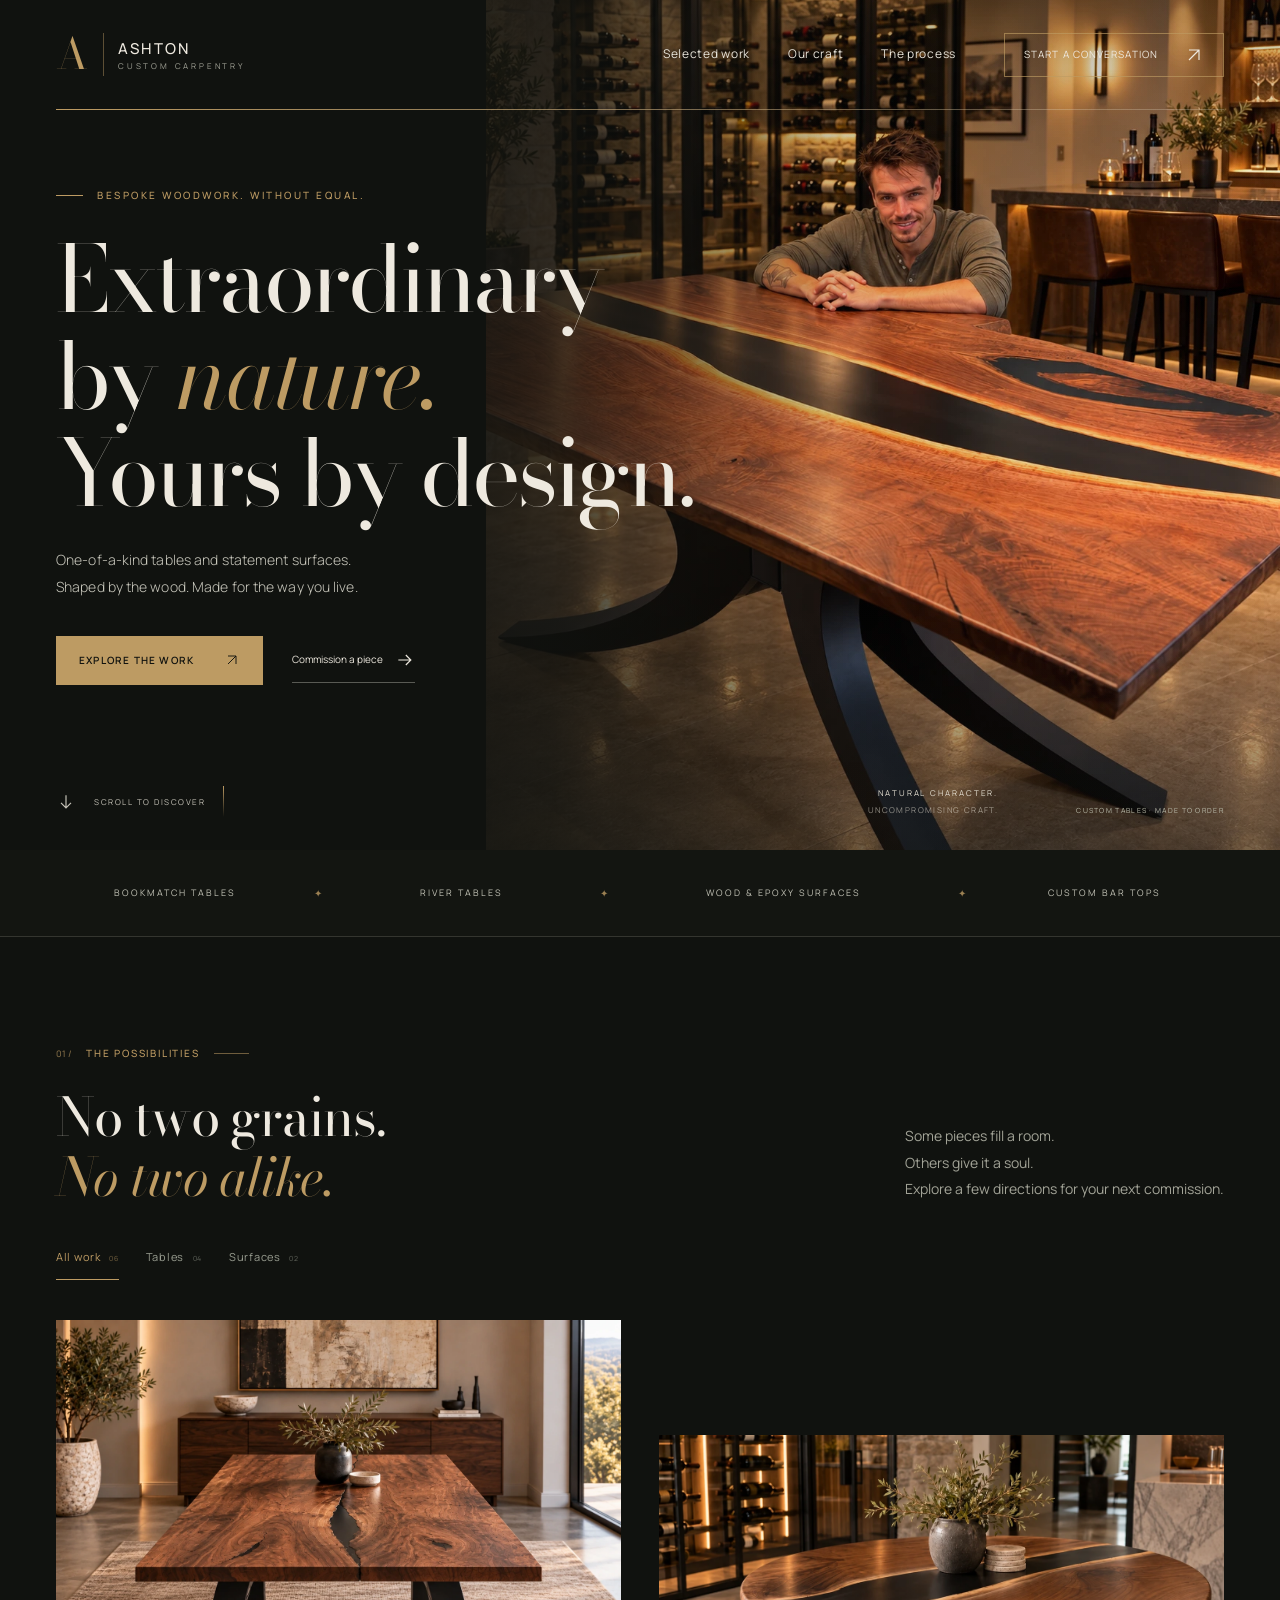
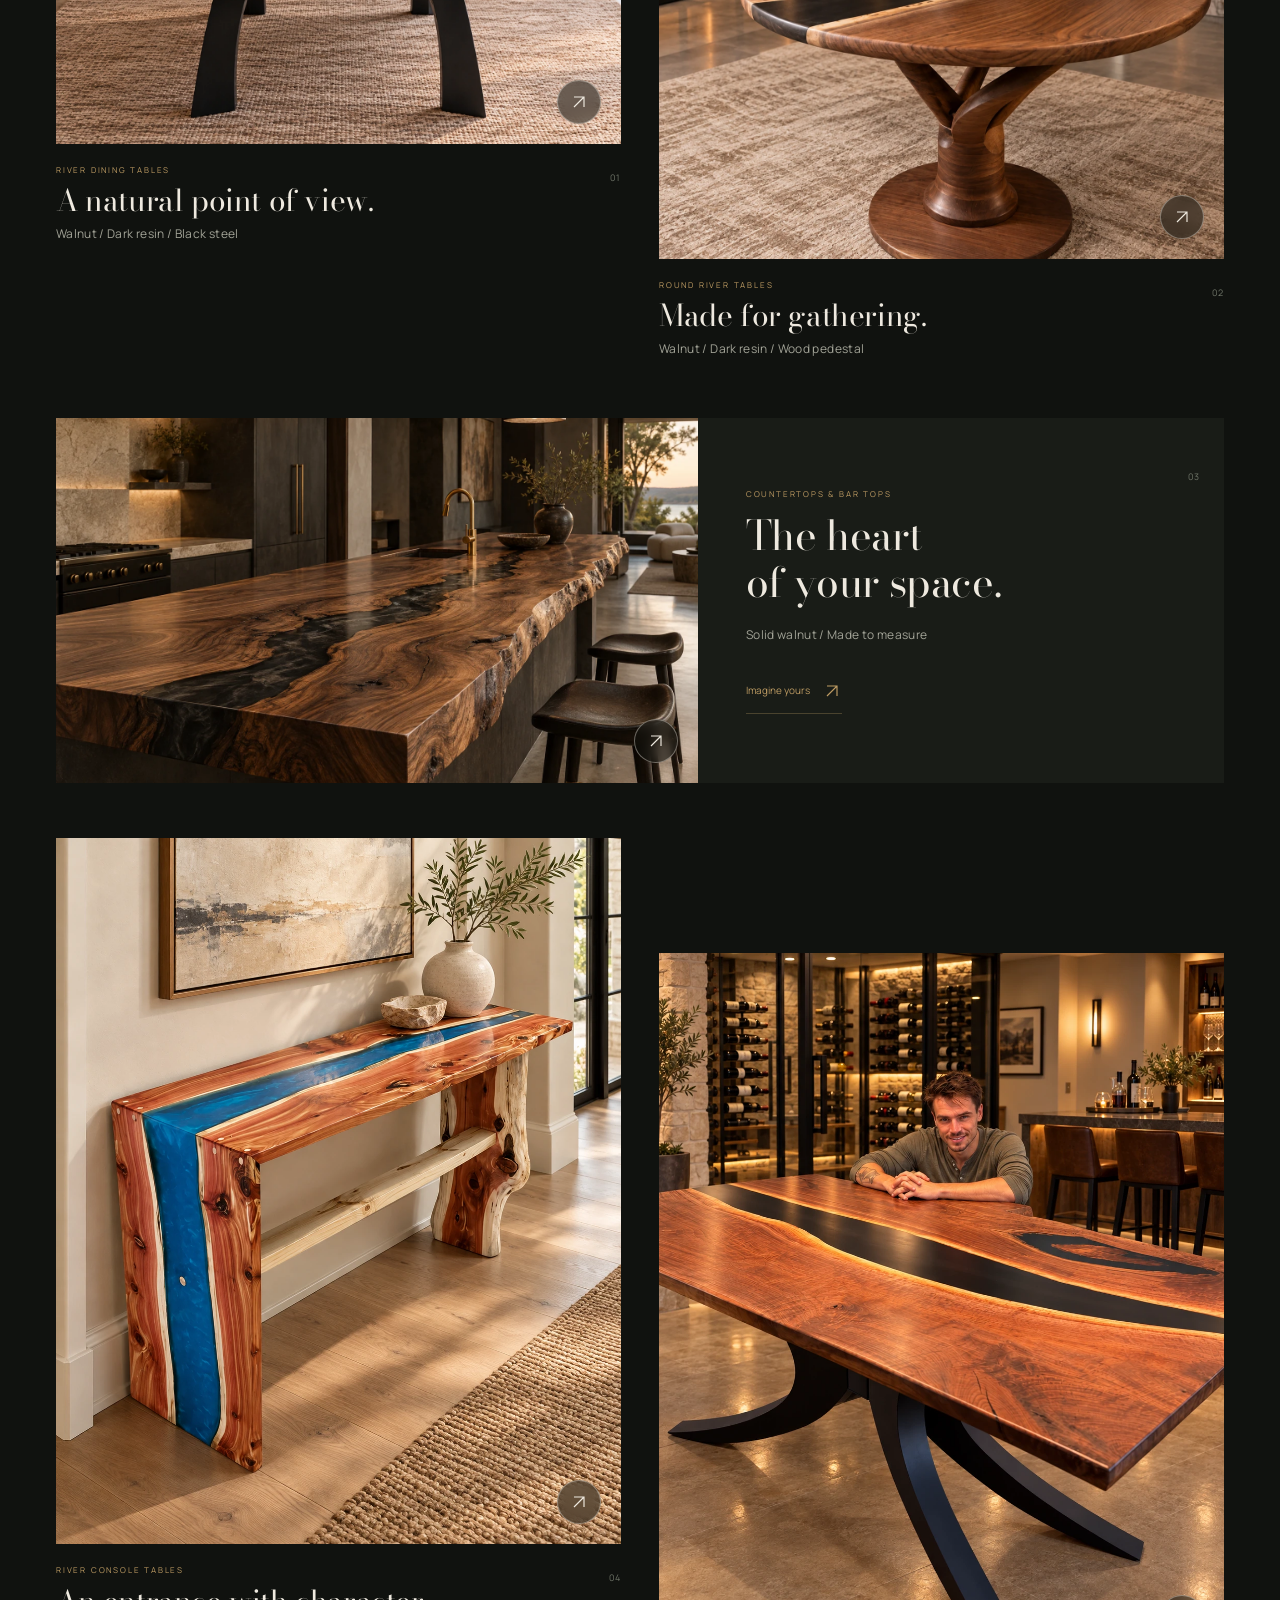
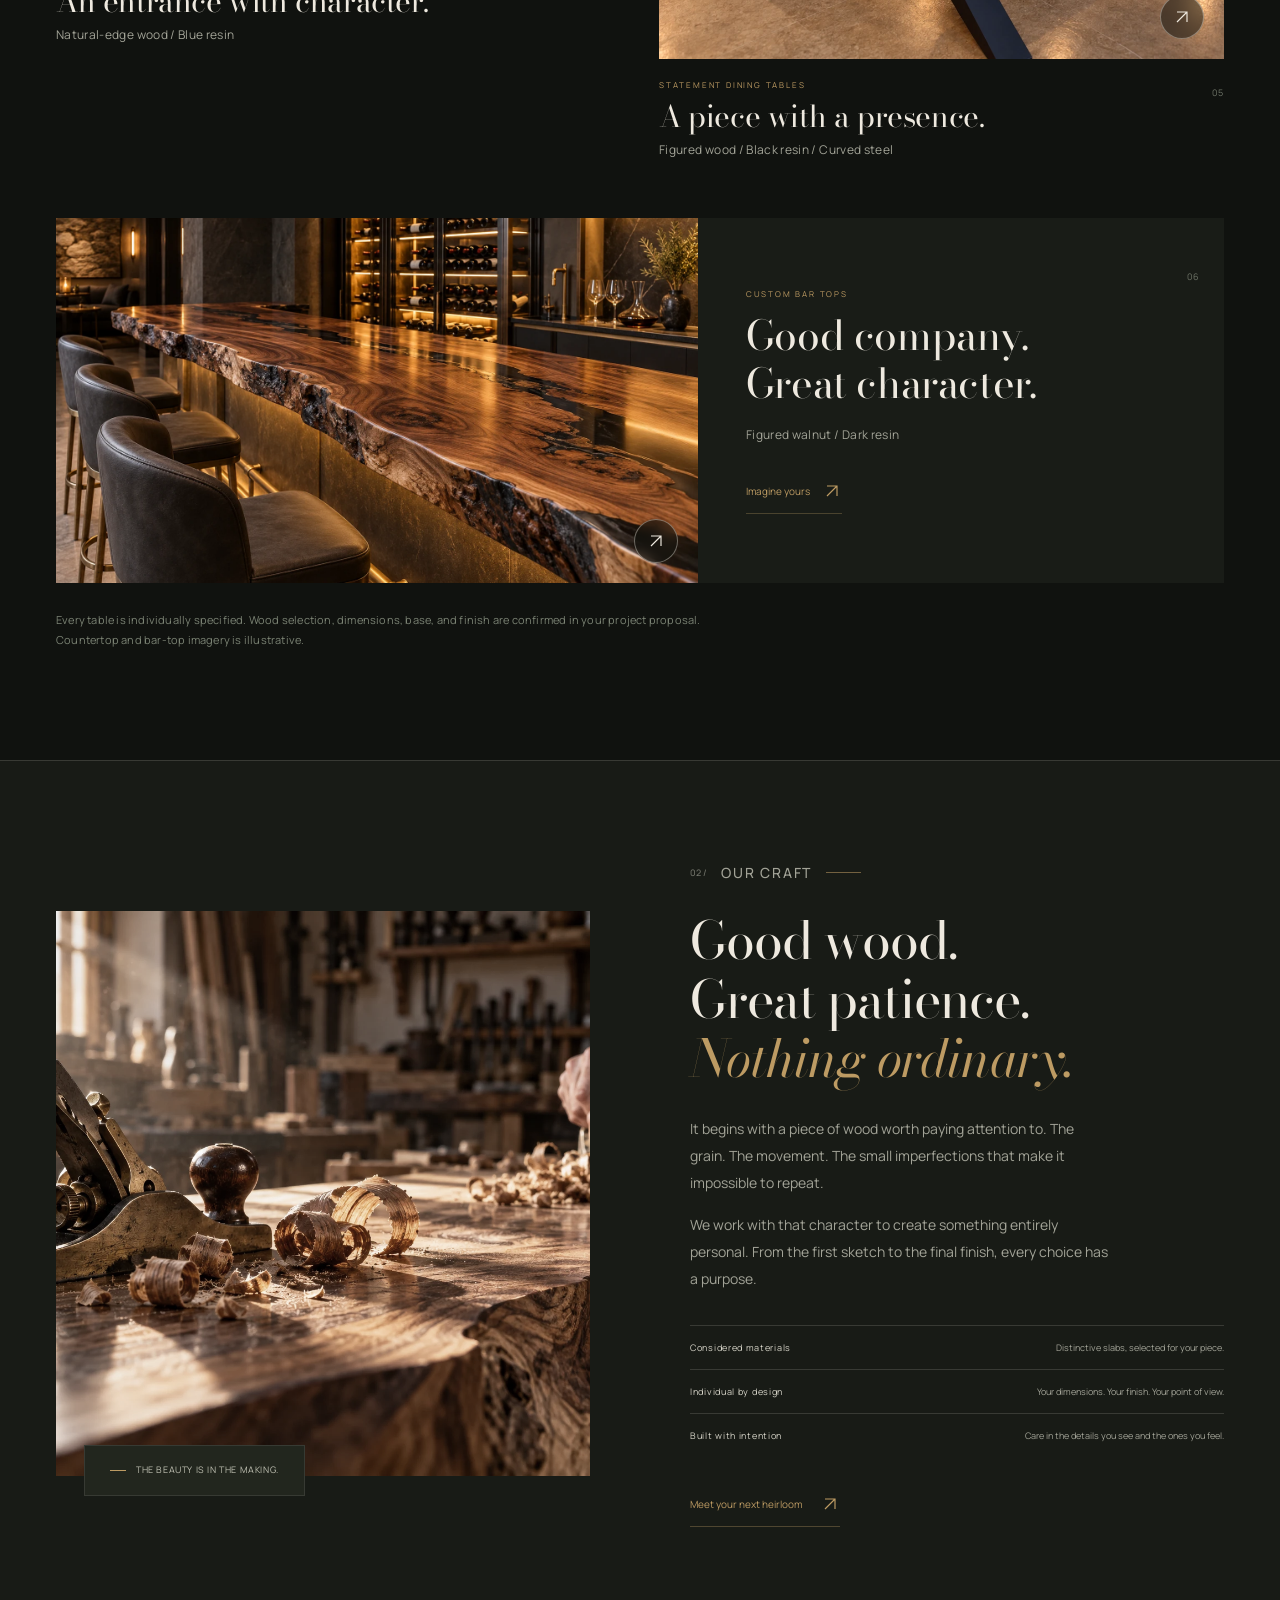
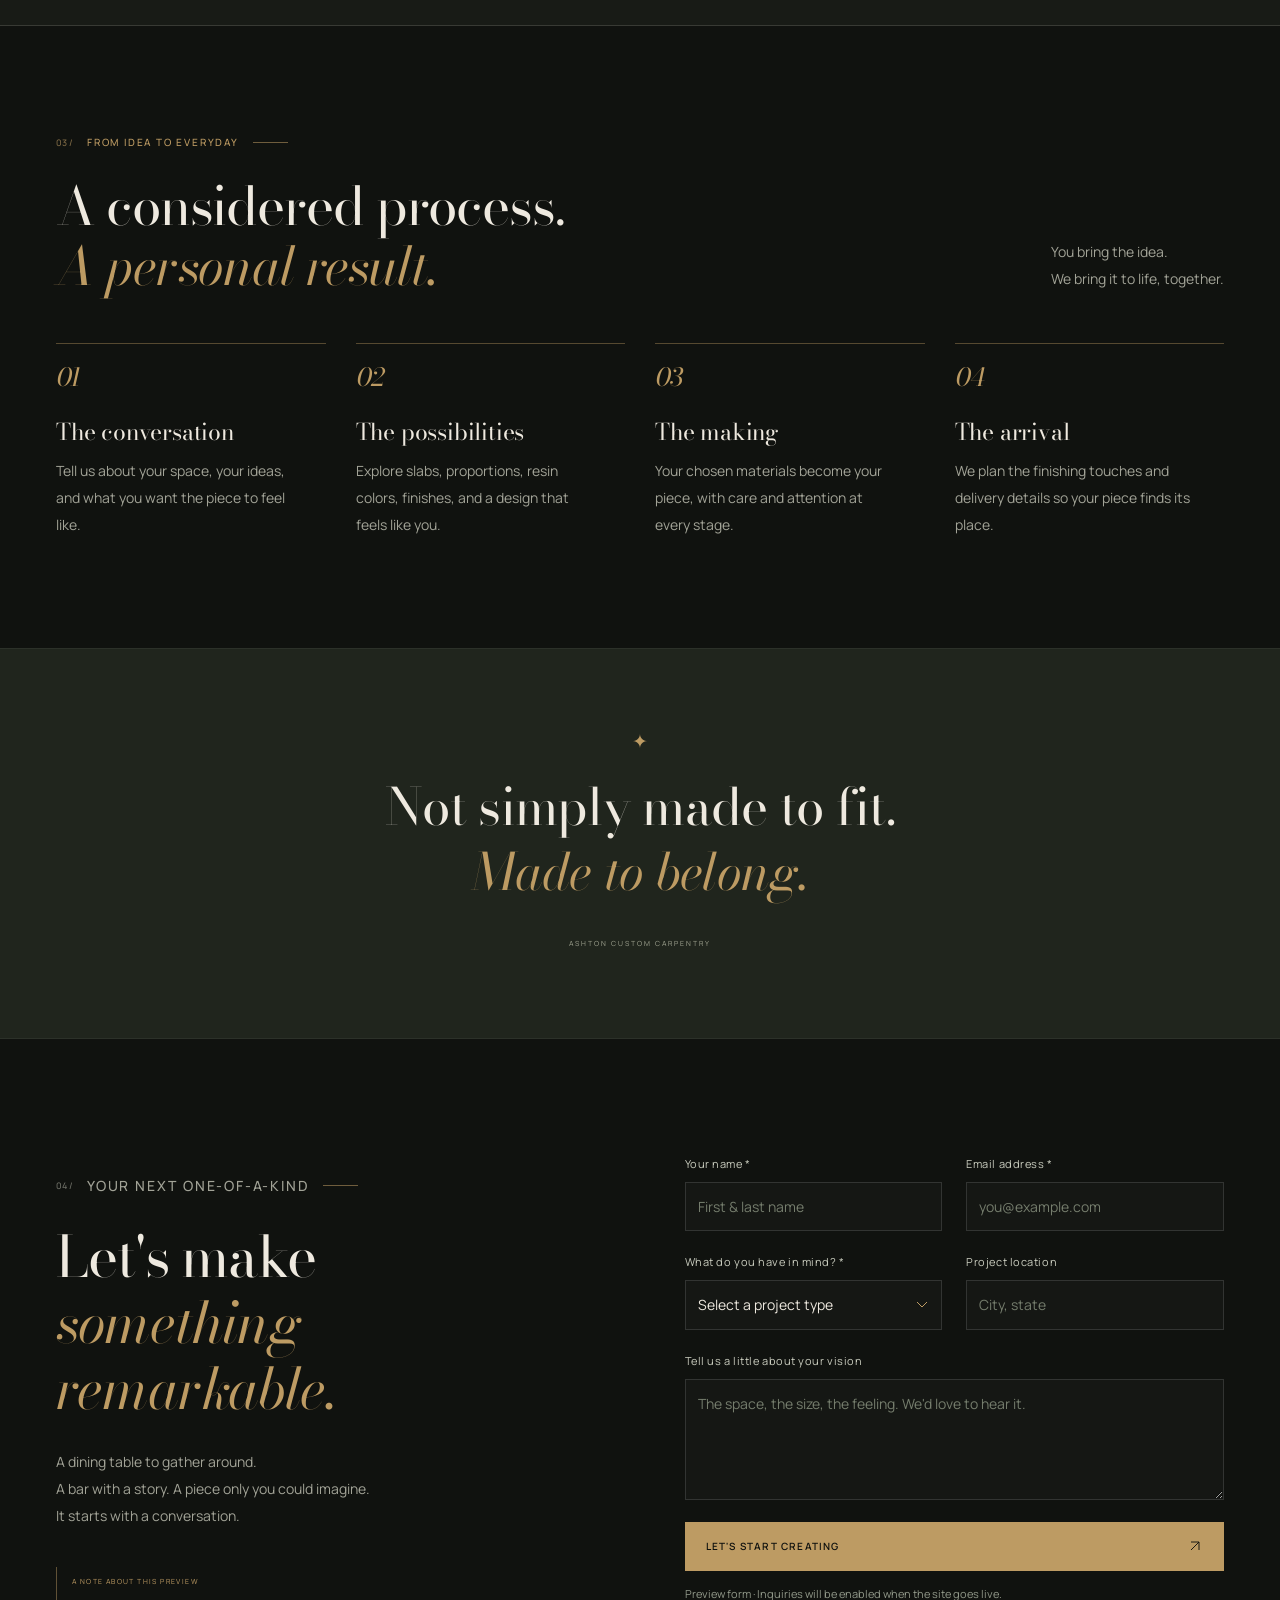
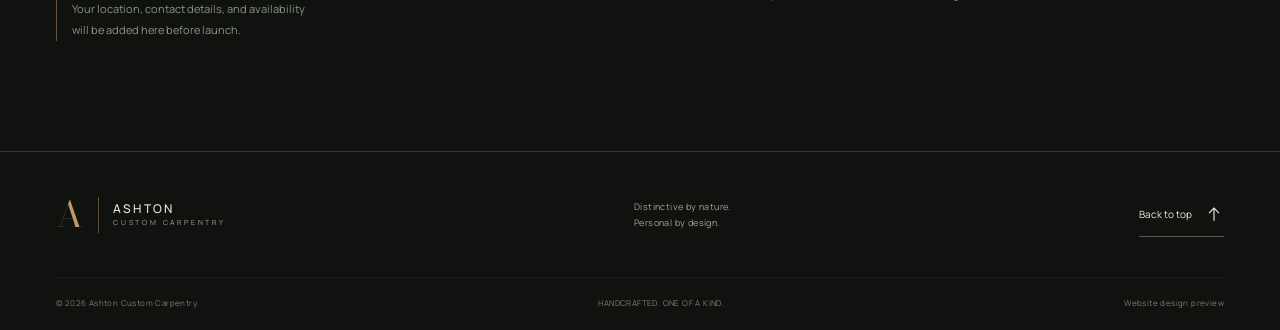
<file: index.html>
<!doctype html>
<html lang="en">
<head>
  <meta charset="utf-8">
  <meta name="viewport" content="width=device-width, initial-scale=1">
  <meta name="theme-color" content="#10120f">
  <meta name="description" content="Ashton Custom Carpentry creates one-of-a-kind tables, wood and epoxy countertops, and custom bar tops. Explore a design concept for a bespoke woodworking studio.">
  <title>Ashton Custom Carpentry — Extraordinary by Nature</title>
  <link rel="icon" href="assets/favicon.svg" type="image/svg+xml">
  <link rel="preload" href="assets/fonts/display.ttf" as="font" type="font/ttf" crossorigin>
  <link rel="preload" href="assets/fonts/body.ttf" as="font" type="font/ttf" crossorigin>
  <link rel="preload" href="assets/images/signature-river-table.webp" as="image">
  <link rel="stylesheet" href="css/styles.css">
  <script src="js/main.js" defer></script>
</head>
<body>
  <a class="skip-link" href="#main">Skip to content</a>
  <div id="scroll-progress" aria-hidden="true"></div>
  <header class="site-header" id="site-header">
    <div class="header-inner">
      <a class="brand" href="#top" aria-label="Ashton Custom Carpentry home">
        <span class="brand-mark" aria-hidden="true">A<span></span></span>
        <span class="brand-words">ASHTON<small>CUSTOM CARPENTRY</small></span>
      </a>
      <nav class="desktop-nav" aria-label="Main navigation">
        <a href="#work">Selected work</a><a href="#craft">Our craft</a><a href="#process">The process</a>
      </nav>
      <a class="nav-cta" href="#commission">Start a conversation <svg class="icon" viewBox="0 0 24 24" aria-hidden="true"><path d="M6 18 18 6M6 6h12v12" fill="none" stroke="currentColor" stroke-width="1.4"/></svg></a>
      <button class="menu-toggle" id="menu-toggle" type="button" aria-label="Toggle navigation" aria-expanded="false" aria-controls="mobile-menu"><span></span><span></span></button>
    </div>
    <nav class="mobile-menu" id="mobile-menu" aria-label="Mobile navigation" aria-hidden="true" inert>
      <a href="#work">Selected work</a><a href="#craft">Our craft</a><a href="#process">The process</a><a href="#commission">Start a conversation</a>
    </nav>
  </header>
  <main id="main">
    <section class="hero" id="top" aria-labelledby="hero-heading">
      <img class="hero-image" id="hero-image" src="assets/images/signature-river-table.webp" width="1086" height="1448" alt="A person behind a richly figured wood and black-resin river table in a warmly lit wine room" fetchpriority="high">
      <div class="hero-shade" aria-hidden="true"></div>
      <div class="hero-inner">
        <p class="eyebrow hero-intro"><span></span> BESPOKE WOODWORK. WITHOUT EQUAL.</p>
        <h1 class="hero-title" id="hero-heading">Extraordinary<br>by <em>nature.</em><br>Yours by design.</h1>
        <p class="hero-description">One-of-a-kind tables and statement surfaces.<br>Shaped by the wood. Made for the way you live.</p>
        <div class="hero-actions"><a class="button button-gold" href="#work">Explore the work <svg class="icon" viewBox="0 0 24 24" aria-hidden="true"><path d="M6 18 18 6M6 6h12v12" fill="none" stroke="currentColor" stroke-width="1.4"/></svg></a><a class="button-text" href="#commission">Commission a piece <svg class="icon" viewBox="0 0 24 24" aria-hidden="true"><path d="M4 12h15m-6-6 6 6-6 6" fill="none" stroke="currentColor" stroke-width="1.4"/></svg></a></div>
      </div>
      <div class="hero-footer"><a class="scroll-cue" href="#work"><svg class="icon" viewBox="0 0 24 24" aria-hidden="true"><path d="M12 4v15m-6-6 6 6 6-6" fill="none" stroke="currentColor" stroke-width="1.4"/></svg> SCROLL TO DISCOVER</a><p class="hero-caption">NATURAL CHARACTER.<br><span>UNCOMPROMISING CRAFT.</span></p><span class="concept-tag">CUSTOM TABLES · MADE TO ORDER</span></div>
    </section>
    <div class="specialties" aria-label="Our specialties"><span>Bookmatch tables</span><i aria-hidden="true">✦</i><span>River tables</span><i aria-hidden="true">✦</i><span>Wood &amp; epoxy surfaces</span><i aria-hidden="true">✦</i><span>Custom bar tops</span></div>

    <section class="section-wrap work-section" id="work" aria-labelledby="work-heading">
      <p class="section-kicker reveal"><span>01 /</span> THE POSSIBILITIES</p>
      <div class="section-heading work-heading reveal"><h2 class="section-title" id="work-heading">No two grains.<br><em>No two alike.</em></h2><p class="section-copy">Some pieces fill a room.<br>Others give it a soul.<br><span>Explore a few directions for your next commission.</span></p></div>
      <div class="filters reveal" role="group" aria-label="Filter tables and surfaces"><button class="filter is-active" type="button" data-filter="all" aria-pressed="true">All work <span>06</span></button><button class="filter" type="button" data-filter="tables" aria-pressed="false">Tables <span>04</span></button><button class="filter" type="button" data-filter="surfaces" aria-pressed="false">Surfaces <span>02</span></button></div>
      <div class="project-grid">
        <article class="project-card project-card--featured project-card--landscape reveal" data-category="tables" data-title="Walnut River Dining Table" data-material="Walnut · Dark resin · Black steel legs" data-kicker="TABLE DESIGN" data-description="Rich walnut grain follows a dark resin channel through a clean rectangular tabletop. Black steel legs keep the silhouette open. Wood selection, dimensions, base, and finish are confirmed with your commission." data-image="assets/images/walnut-river-dining.webp">
          <div class="project-image-wrap"><img class="project-image" src="assets/images/walnut-river-dining.webp" width="1448" height="1086" alt="Rectangular walnut river dining table with a narrow dark resin channel and black steel legs" loading="lazy"><button class="project-open" type="button" data-project aria-label="View Walnut River Dining Table"><svg class="icon" viewBox="0 0 24 24" aria-hidden="true"><path d="M6 18 18 6M6 6h12v12" fill="none" stroke="currentColor" stroke-width="1.4"/></svg></button></div>
          <div class="project-info"><div><p class="project-type">RIVER DINING TABLES</p><h3 class="project-title">A natural point of view.</h3><p class="project-material">Walnut / Dark resin / Black steel</p></div><span class="project-number">01</span></div>
        </article>
        <article class="project-card project-card--landscape reveal" data-category="tables" data-title="Round Walnut River Table" data-material="Walnut · Dark resin · Sculptural wood pedestal" data-kicker="TABLE DESIGN" data-description="A dark river runs through a round walnut top, supported by a sculptural wood pedestal. An intimate gathering place with a distinctive profile. Dimensions, materials, and finish are confirmed in your project proposal." data-image="assets/images/round-walnut-river.webp">
          <div class="project-image-wrap"><img class="project-image" src="assets/images/round-walnut-river.webp" width="1357" height="1159" alt="Round walnut and black-resin river table with a sculptural branching wood pedestal" loading="lazy"><button class="project-open" type="button" data-project aria-label="View Round Walnut River Table"><svg class="icon" viewBox="0 0 24 24" aria-hidden="true"><path d="M6 18 18 6M6 6h12v12" fill="none" stroke="currentColor" stroke-width="1.4"/></svg></button></div>
          <div class="project-info"><div><p class="project-type">ROUND RIVER TABLES</p><h3 class="project-title">Made for gathering.</h3><p class="project-material">Walnut / Dark resin / Wood pedestal</p></div><span class="project-number">02</span></div>
        </article>
        <article class="project-card project-card--wide reveal" data-category="surfaces" data-title="The Architectural Collection" data-material="Solid walnut · Epoxy details · Made to measure" data-kicker="DESIGN STUDY / CONCEPT IMAGERY" data-description="A warm, singular surface for the spaces you return to every day. Explore custom countertops, kitchen islands, and bar tops shaped to your exact dimensions and material preferences. This is illustrative concept imagery, not a photograph of a completed commission." data-image="assets/images/countertop.webp">
          <div class="project-image-wrap"><img class="project-image" src="assets/images/countertop.webp" width="1536" height="1024" alt="Custom walnut and smoked epoxy island countertop in a warm modern interior" loading="lazy"><button class="project-open" type="button" data-project aria-label="View The Architectural Collection"><svg class="icon" viewBox="0 0 24 24" aria-hidden="true"><path d="M6 18 18 6M6 6h12v12" fill="none" stroke="currentColor" stroke-width="1.4"/></svg></button></div>
          <div class="project-info"><div><p class="project-type">COUNTERTOPS &amp; BAR TOPS</p><h3 class="project-title">The heart<br>of your space.</h3><p class="project-material">Solid walnut / Made to measure</p><a class="button-text" href="#commission">Imagine yours <svg class="icon" viewBox="0 0 24 24" aria-hidden="true"><path d="M6 18 18 6M6 6h12v12" fill="none" stroke="currentColor" stroke-width="1.4"/></svg></a></div><span class="project-number">03</span></div>
        </article>
        <article class="project-card project-card--featured project-card--portrait reveal" data-category="tables" data-title="Blue River Console" data-material="Natural-edge wood · Blue resin · Waterfall profile" data-kicker="TABLE DESIGN" data-description="A vivid blue resin river follows the console top and continues down its waterfall end. Natural edges and an open profile create a distinctive piece for an entryway or living space. Dimensions, wood selection, and finish are confirmed with your commission." data-image="assets/images/blue-river-console.webp">
          <div class="project-image-wrap"><img class="project-image" src="assets/images/blue-river-console.webp" width="1122" height="1402" alt="Rustic blue-resin river console with a waterfall end and natural-edge wood support" loading="lazy"><button class="project-open" type="button" data-project aria-label="View Blue River Console"><svg class="icon" viewBox="0 0 24 24" aria-hidden="true"><path d="M6 18 18 6M6 6h12v12" fill="none" stroke="currentColor" stroke-width="1.4"/></svg></button></div>
          <div class="project-info"><div><p class="project-type">RIVER CONSOLE TABLES</p><h3 class="project-title">An entrance with character.</h3><p class="project-material">Natural-edge wood / Blue resin</p></div><span class="project-number">04</span></div>
        </article>
        <article class="project-card project-card--portrait reveal" data-category="tables" data-title="Signature River Table" data-material="Figured wood · Black resin · Curved steel base" data-kicker="TABLE DESIGN" data-description="Expressive wood grain, a broad black resin river, and a curved steel base give this table its character. Every commission starts with a conversation about your space, dimensions, materials, and finish." data-image="assets/images/signature-river-table.webp">
          <div class="project-image-wrap"><img class="project-image" src="assets/images/signature-river-table.webp" width="1086" height="1448" alt="A person behind a large figured wood river table with a black resin channel and curved black steel base" loading="lazy"><button class="project-open" type="button" data-project aria-label="View Signature River Table"><svg class="icon" viewBox="0 0 24 24" aria-hidden="true"><path d="M6 18 18 6M6 6h12v12" fill="none" stroke="currentColor" stroke-width="1.4"/></svg></button></div>
          <div class="project-info"><div><p class="project-type">STATEMENT DINING TABLES</p><h3 class="project-title">A piece with a presence.</h3><p class="project-material">Figured wood / Black resin / Curved steel</p></div><span class="project-number">05</span></div>
        </article>
        <article class="project-card project-card--wide reveal" data-category="surfaces" data-title="The Private Bar Study" data-material="Figured walnut · Dark resin · Custom dimensions" data-kicker="DESIGN STUDY / CONCEPT IMAGERY" data-description="A striking natural surface for an intimate lounge or a statement home bar. Explore live-edge profiles, resin accents, and lengths tailored to the room. This is illustrative concept imagery, not a photograph of a completed commission." data-image="assets/images/walnut-bar.webp">
          <div class="project-image-wrap"><img class="project-image" src="assets/images/walnut-bar.webp" width="1536" height="1024" alt="Custom walnut and dark resin bar top with brass accents in an intimate wine lounge" loading="lazy"><button class="project-open" type="button" data-project aria-label="View The Private Bar Study"><svg class="icon" viewBox="0 0 24 24" aria-hidden="true"><path d="M6 18 18 6M6 6h12v12" fill="none" stroke="currentColor" stroke-width="1.4"/></svg></button></div>
          <div class="project-info"><div><p class="project-type">CUSTOM BAR TOPS</p><h3 class="project-title">Good company.<br>Great character.</h3><p class="project-material">Figured walnut / Dark resin</p><a class="button-text" href="#commission">Imagine yours <svg class="icon" viewBox="0 0 24 24" aria-hidden="true"><path d="M6 18 18 6M6 6h12v12" fill="none" stroke="currentColor" stroke-width="1.4"/></svg></a></div><span class="project-number">06</span></div>
        </article>
      </div>
      <p class="portfolio-note">Every table is individually specified. Wood selection, dimensions, base, and finish are confirmed in your project proposal. Countertop and bar-top imagery is illustrative.</p>
    </section>

    <section class="craft-section" id="craft" aria-labelledby="craft-heading"><div class="section-wrap craft-grid">
      <div class="craft-image-wrap reveal"><img class="craft-image" src="assets/images/workshop.webp" width="1536" height="1024" alt="A hand plane and curled wood shavings on a walnut workbench" loading="lazy"><span class="image-note">THE BEAUTY IS IN THE MAKING.</span></div>
      <div class="craft-copy reveal"><p class="section-kicker"><span>02 /</span> OUR CRAFT</p><h2 class="section-title" id="craft-heading">Good wood.<br>Great patience.<br><em>Nothing ordinary.</em></h2><p>It begins with a piece of wood worth paying attention to. The grain. The movement. The small imperfections that make it impossible to repeat.</p><p>We work with that character to create something entirely personal. From the first sketch to the final finish, every choice has a purpose.</p><dl class="craft-details"><div><dt>Considered materials</dt><dd>Distinctive slabs, selected for your piece.</dd></div><div><dt>Individual by design</dt><dd>Your dimensions. Your finish. Your point of view.</dd></div><div><dt>Built with intention</dt><dd>Care in the details you see and the ones you feel.</dd></div></dl><a class="button-text" href="#commission">Meet your next heirloom <svg class="icon" viewBox="0 0 24 24" aria-hidden="true"><path d="M6 18 18 6M6 6h12v12" fill="none" stroke="currentColor" stroke-width="1.4"/></svg></a></div>
    </div></section>

    <section class="section-wrap process-section" id="process" aria-labelledby="process-heading"><p class="section-kicker reveal"><span>03 /</span> FROM IDEA TO EVERYDAY</p><div class="section-heading reveal"><h2 class="section-title" id="process-heading">A considered process.<br><em>A personal result.</em></h2><p class="section-copy">You bring the idea.<br>We bring it to life, together.</p></div><div class="process-grid">
      <article class="process-step reveal"><span class="step-number">01</span><h3 class="step-title">The conversation</h3><p class="step-copy">Tell us about your space, your ideas, and what you want the piece to feel like.</p></article>
      <article class="process-step reveal"><span class="step-number">02</span><h3 class="step-title">The possibilities</h3><p class="step-copy">Explore slabs, proportions, resin colors, finishes, and a design that feels like you.</p></article>
      <article class="process-step reveal"><span class="step-number">03</span><h3 class="step-title">The making</h3><p class="step-copy">Your chosen materials become your piece, with care and attention at every stage.</p></article>
      <article class="process-step reveal"><span class="step-number">04</span><h3 class="step-title">The arrival</h3><p class="step-copy">We plan the finishing touches and delivery details so your piece finds its place.</p></article>
    </div></section>

    <section class="quote-band" aria-label="Our philosophy"><div class="quote-content reveal"><span class="quote-mark" aria-hidden="true">✦</span><p>Not simply made to fit.<br><em>Made to belong.</em></p><span class="quote-signature">ASHTON CUSTOM CARPENTRY</span></div></section>

    <section class="section-wrap commission-section" id="commission" aria-labelledby="commission-heading"><div class="commission-grid"><div class="commission-copy reveal"><p class="section-kicker"><span>04 /</span> YOUR NEXT ONE-OF-A-KIND</p><h2 class="section-title" id="commission-heading">Let's make<br><em>something<br>remarkable.</em></h2><p>A dining table to gather around.<br>A bar with a story. A piece only you could imagine.<br>It starts with a conversation.</p><div class="contact-placeholder"><span>A NOTE ABOUT THIS PREVIEW</span><p>Your location, contact details, and availability<br>will be added here before launch.</p></div></div>
      <form class="commission-form reveal" id="commission-form"><div class="form-row"><div class="field"><label for="name">Your name <span>*</span></label><input id="name" name="name" autocomplete="name" placeholder="First & last name" required></div><div class="field"><label for="email">Email address <span>*</span></label><input id="email" type="email" name="email" autocomplete="email" placeholder="you@example.com" required></div></div><div class="form-row"><div class="field"><label for="project">What do you have in mind? <span>*</span></label><select id="project" name="project" required><option value="">Select a project type</option><option>Bookmatch table</option><option>River table</option><option>Wood &amp; epoxy countertop</option><option>Custom bar top</option><option>Something entirely different</option></select></div><div class="field"><label for="location">Project location</label><input id="location" name="location" autocomplete="address-level2" placeholder="City, state"></div></div><div class="field"><label for="message">Tell us a little about your vision</label><textarea id="message" name="message" rows="4" placeholder="The space, the size, the feeling. We'd love to hear it."></textarea></div><button class="button button-gold" type="submit">Let's start creating <svg class="icon" viewBox="0 0 24 24" aria-hidden="true"><path d="M6 18 18 6M6 6h12v12" fill="none" stroke="currentColor" stroke-width="1.4"/></svg></button><p class="form-note">Preview form · Inquiries will be enabled when the site goes live.</p><p id="form-status" role="status" aria-live="polite" tabindex="-1"></p></form>
    </div></section>
  </main>
  <footer class="site-footer"><div class="section-wrap"><div class="footer-top"><a class="brand" href="#top" aria-label="Ashton Custom Carpentry home"><span class="brand-mark" aria-hidden="true">A<span></span></span><span class="brand-words">ASHTON<small>CUSTOM CARPENTRY</small></span></a><p>Distinctive by nature.<br>Personal by design.</p><a class="button-text" href="#top">Back to top <svg class="icon" viewBox="0 0 24 24" aria-hidden="true"><path d="M12 20V5m-6 6 6-6 6 6" fill="none" stroke="currentColor" stroke-width="1.4"/></svg></a></div><div class="footer-bottom"><p>© <span id="year">2026</span> Ashton Custom Carpentry.</p><span>HANDCRAFTED. ONE OF A KIND.</span><p>Website design preview</p></div></div></footer>
  <dialog id="project-dialog" aria-labelledby="dialog-title"><div class="dialog-content"><button class="dialog-close" type="button" data-close-dialog aria-label="Close project">×</button><img class="dialog-image" id="dialog-image" src="assets/images/signature-river-table.webp" alt=""><div class="dialog-copy"><p class="dialog-kicker">DESIGN STUDY / CONCEPT IMAGERY</p><h2 id="dialog-title"></h2><p id="dialog-material"></p><p id="dialog-description"></p><a class="button-text" href="#commission" data-close-dialog>Discuss a piece like this <svg class="icon" viewBox="0 0 24 24" aria-hidden="true"><path d="M6 18 18 6M6 6h12v12" fill="none" stroke="currentColor" stroke-width="1.4"/></svg></a></div></div></dialog>
</body>
</html>
</file>
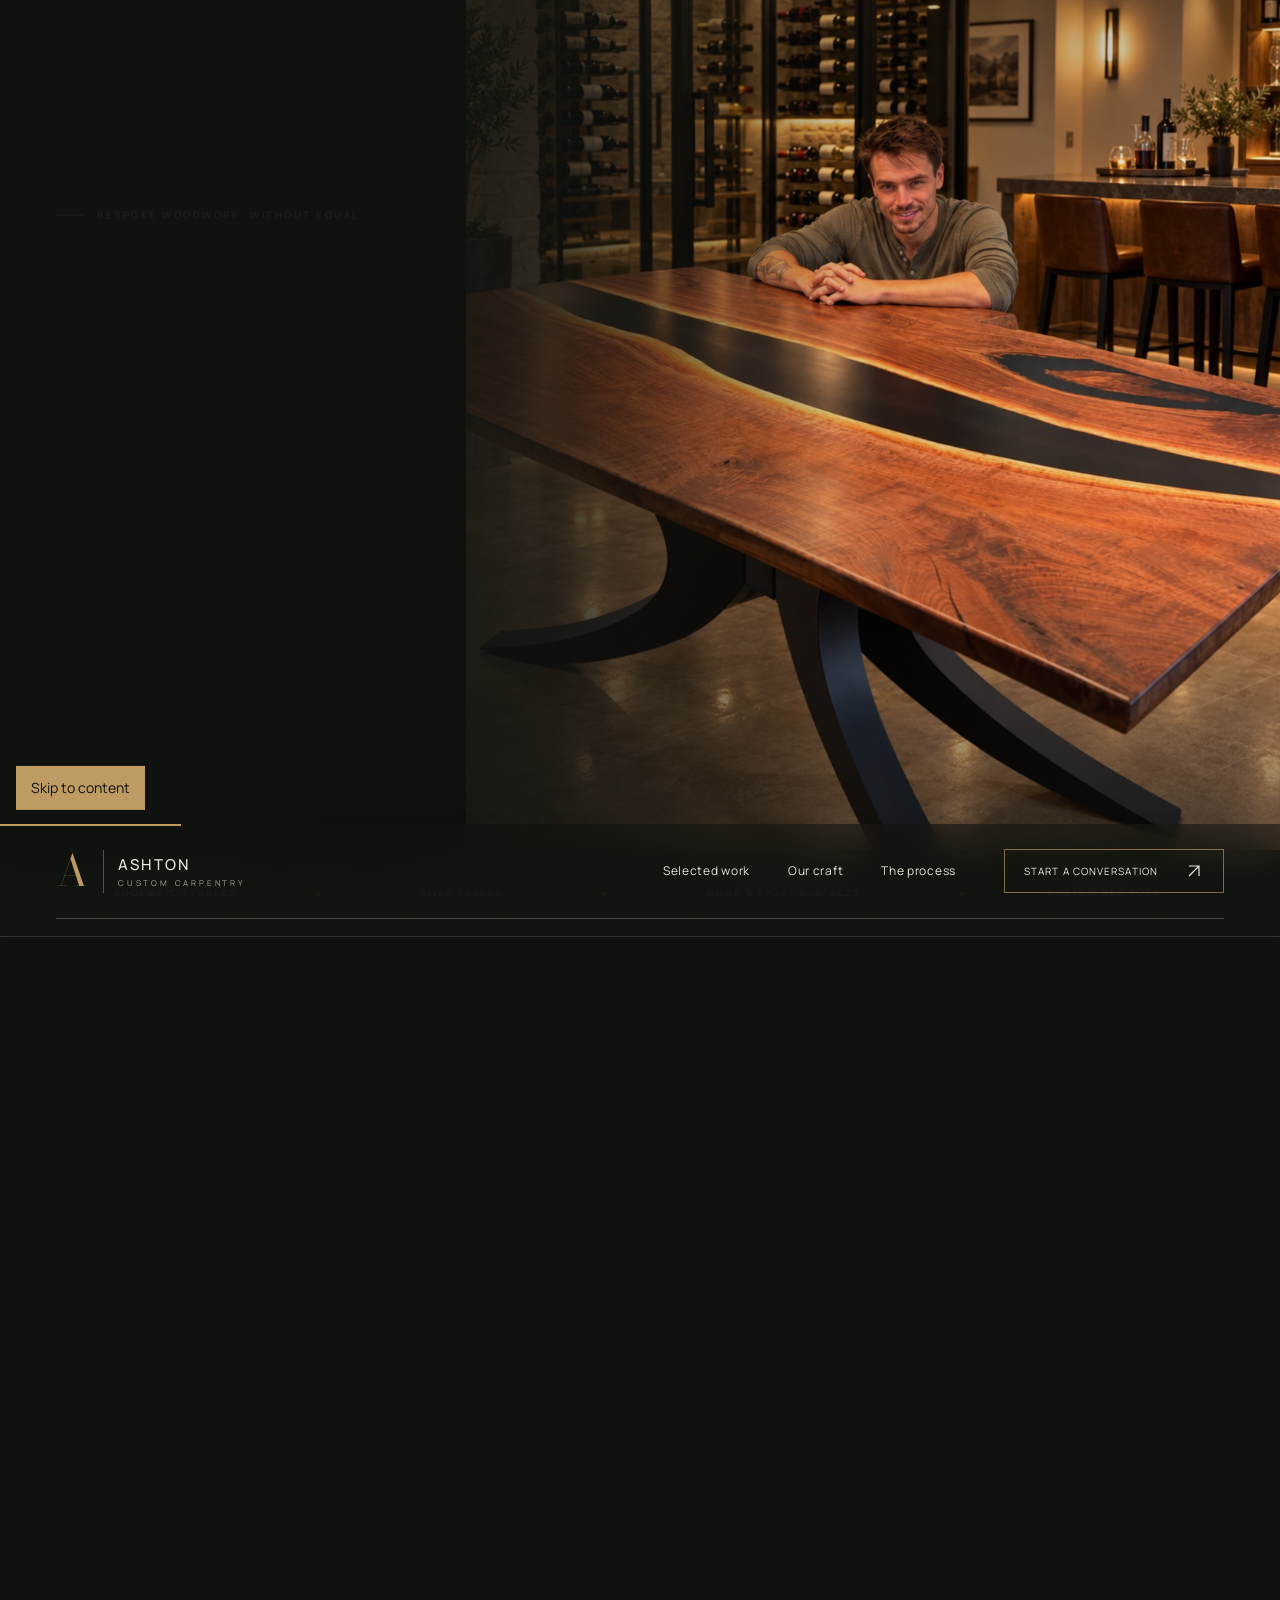
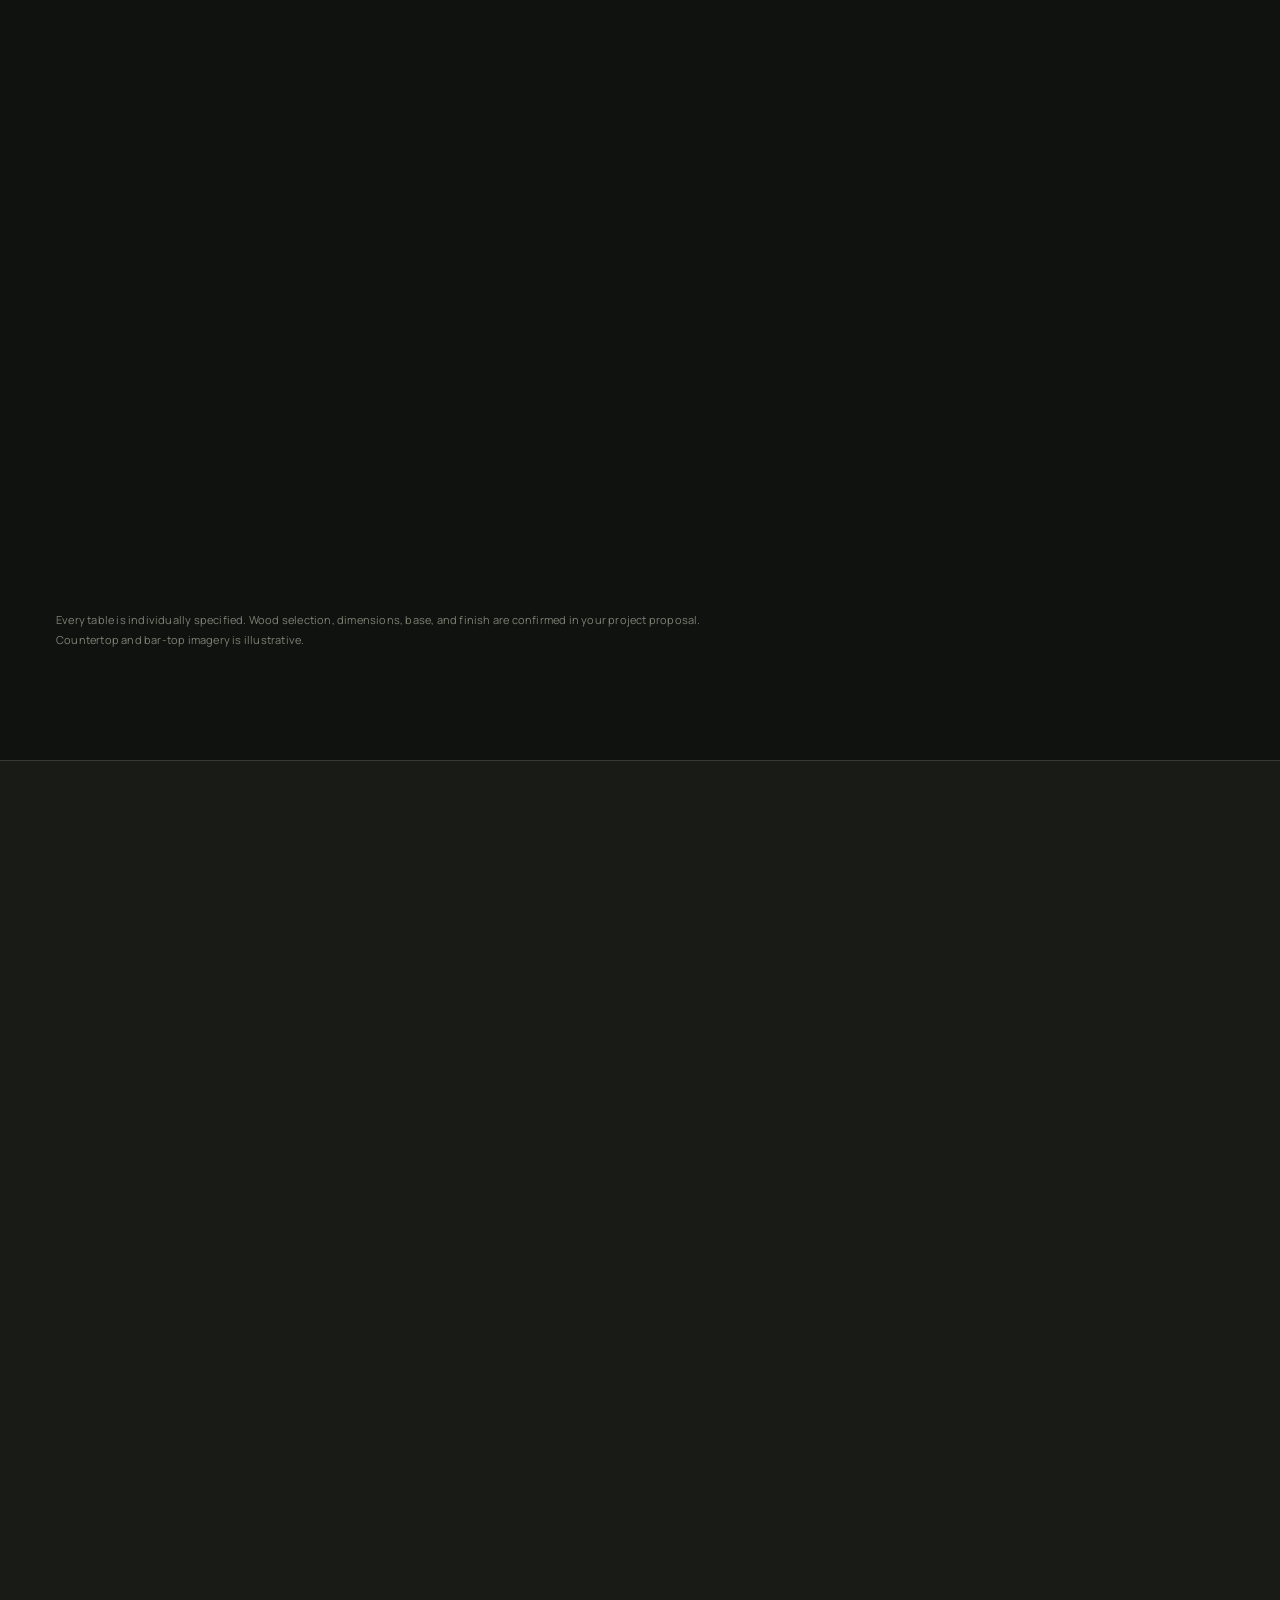
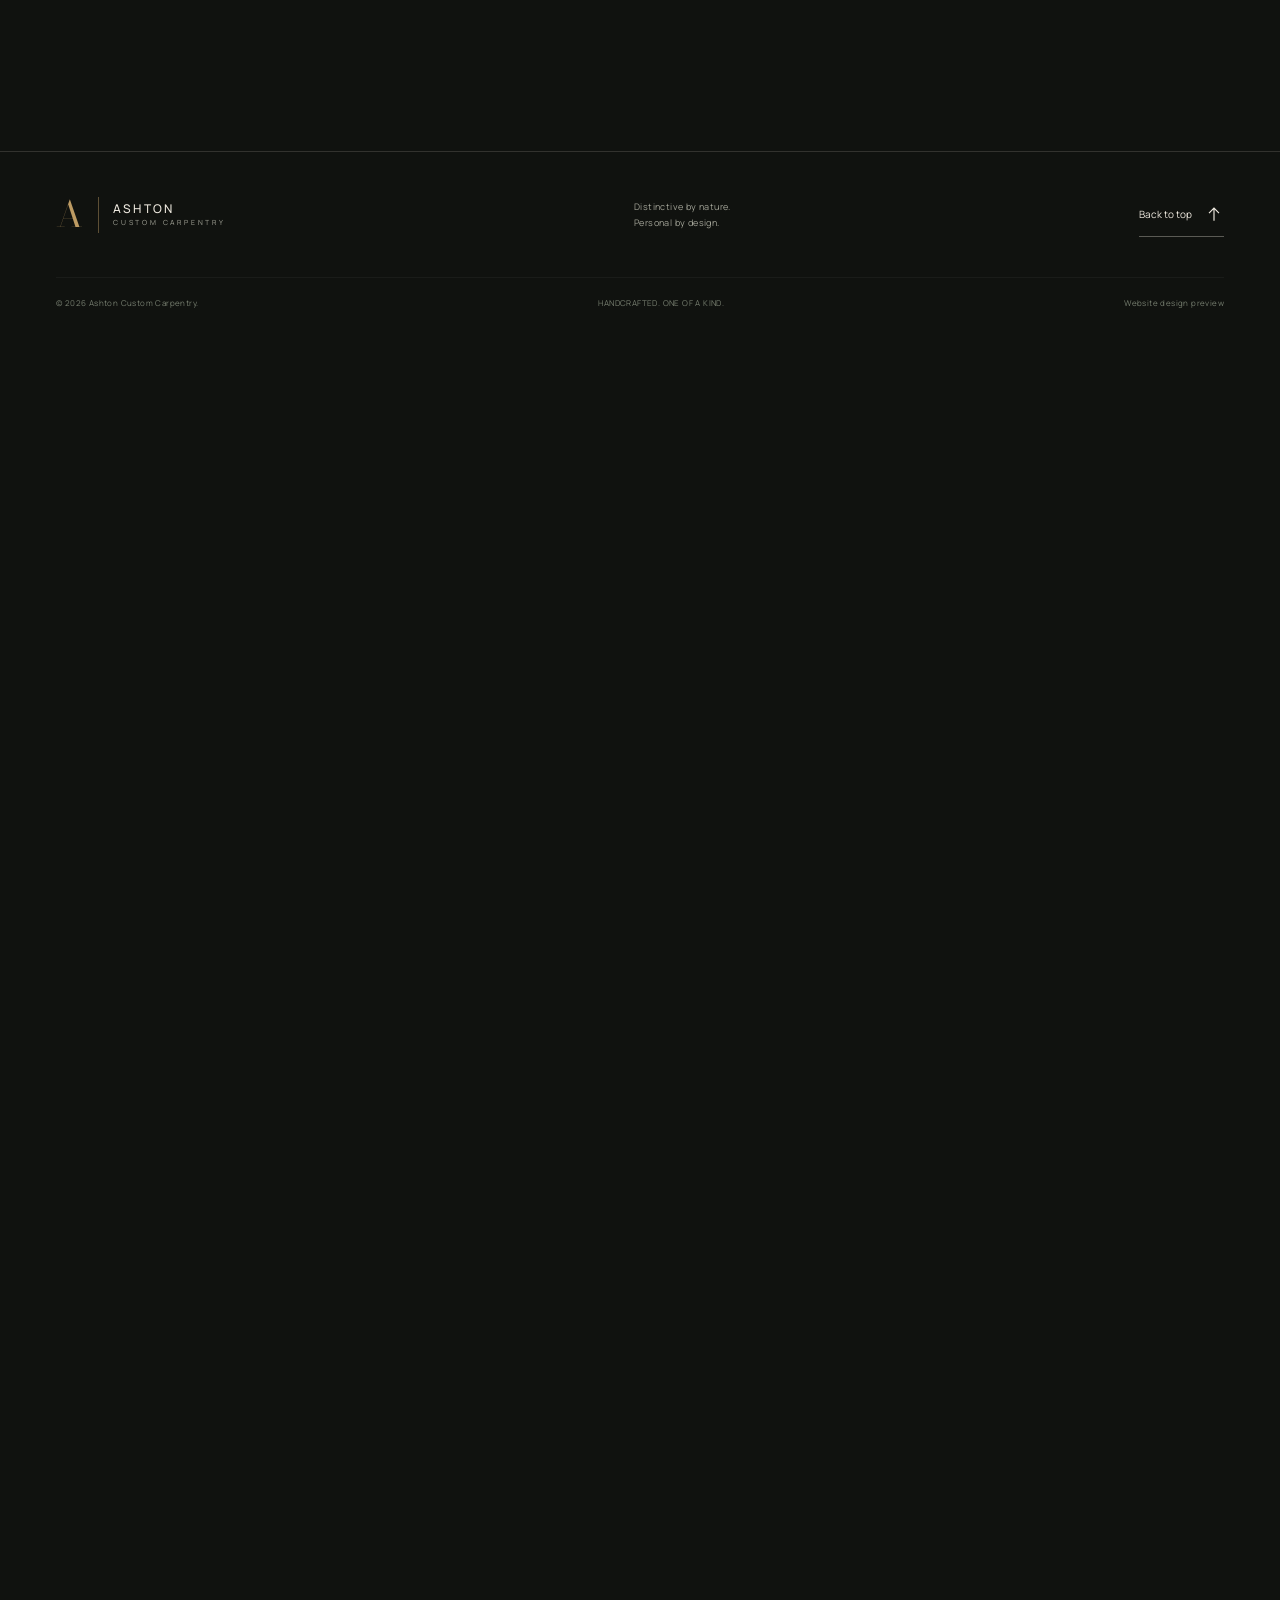
<file: thanks.html>
<!doctype html><html lang="en"><head><meta charset="utf-8"><meta name="viewport" content="width=device-width, initial-scale=1"><meta http-equiv="refresh" content="0;url=/#commission"><title>Commission a Piece — Ashton Custom Carpentry</title></head><body><p><a href="/#commission">Return to the commission form</a></p></body></html>
</file>
<file: css/styles.css>
@font-face{font-family:Bodoni;src:url('../assets/fonts/display.ttf') format('truetype');font-style:normal;font-weight:400 900;font-display:swap}
@font-face{font-family:Bodoni;src:url('../assets/fonts/display-italic.ttf') format('truetype');font-style:italic;font-weight:400 900;font-display:swap}
@font-face{font-family:Manrope;src:url('../assets/fonts/body.ttf') format('truetype');font-style:normal;font-weight:200 800;font-display:swap}
:root{--ink:#10120f;--ink-soft:#171a16;--paper:#eee9df;--muted:#a2a397;--gold:#bd9b63;--line:rgba(238,233,223,.15);--font-body:Manrope,Arial,sans-serif;--font-display:Bodoni,Georgia,serif}
*{box-sizing:border-box}html{scroll-behavior:smooth;scroll-padding-top:100px}body{margin:0;background:var(--ink);color:var(--paper);font:400 14px/1.7 var(--font-body);-webkit-font-smoothing:antialiased}body.menu-open{overflow:hidden}button,input,select,textarea{font:inherit}button,a,input,select,textarea{-webkit-tap-highlight-color:transparent}button,a{touch-action:manipulation}a{color:inherit;text-decoration:none}button{color:inherit}img{display:block;max-width:100%}button{cursor:pointer}::selection{background:var(--gold);color:var(--ink)}:focus-visible{outline:2px solid var(--gold);outline-offset:6px}[hidden]{display:none!important}h1,h2,h3,p{margin:0}h1,h2,h3{font-weight:400}em{font-weight:400}svg{display:block;width:20px;height:20px}.site-header{position:absolute;z-index:30;inset:0 0 auto;transition:background .35s,box-shadow .35s}.header-inner{height:110px;width:calc(100% - 112px);max-width:1512px;margin:auto;border-bottom:1px solid rgba(238,233,223,.24);display:flex;align-items:center;justify-content:space-between;gap:30px;position:relative;transition:height .35s}.header-inner:after{content:"";position:absolute;bottom:-1px;left:0;right:0;height:1px;transform-origin:left;background:linear-gradient(90deg,var(--gold),rgba(189,155,99,0));animation:draw-line 1.6s .3s both}.site-header.is-scrolled{position:fixed;background:rgba(16,18,15,.96);box-shadow:0 8px 40px #0002;backdrop-filter:blur(20px)}.site-header.is-scrolled .header-inner{height:82px}.brand{display:flex;gap:14px;align-items:center}.brand-mark{font:400 43px/.85 var(--font-display);color:var(--gold);letter-spacing:-5px;display:flex;align-items:center;border-right:1px solid rgba(189,155,99,.45);padding-right:20px;min-height:43px}.brand-words{display:flex;flex-direction:column;font-size:15px;font-weight:500;line-height:1.55;letter-spacing:2.2px;text-transform:uppercase}.brand-words small{font-size:8px;letter-spacing:2.8px;font-weight:400;color:var(--muted)}.desktop-nav{display:flex;gap:38px;align-items:center;margin-left:auto;margin-right:18px}.desktop-nav a{font-size:11px;letter-spacing:.7px;color:#e6e2d8;position:relative;transition:color .25s}.desktop-nav a:after{content:"";position:absolute;left:0;right:0;bottom:-8px;height:1px;background:var(--gold);transform:scaleX(0);transform-origin:left;transition:transform .25s}.desktop-nav a:hover{color:var(--gold)}.desktop-nav a:hover:after{transform:scaleX(1)}.nav-cta{display:flex;align-items:center;justify-content:center;gap:26px;border:1px solid rgba(189,155,99,.65);padding:11px 19px;color:var(--paper);font-size:10px;letter-spacing:1.1px;text-transform:uppercase;transition:background .25s,color .25s}.nav-cta:hover{background:var(--gold);color:var(--ink)}.nav-cta span:last-child{font-size:18px;line-height:1}.menu-toggle{display:none}.mobile-menu{display:none}.hero{min-height:790px;min-height:min(850px,100svh);height:850px;position:relative;overflow:hidden;isolation:isolate;display:flex;align-items:center}.hero-image{position:absolute;z-index:-3;inset:0;width:100%;height:100%;object-fit:cover;object-position:center 56%;animation:hero-drift 16s ease-out both}.hero-shade{position:absolute;z-index:-2;inset:0;background:linear-gradient(90deg,rgba(10,12,10,.94) 0%,rgba(10,12,10,.77) 26%,rgba(10,12,10,.15) 67%,rgba(10,12,10,.02) 100%),linear-gradient(0deg,rgba(10,12,10,.6),transparent 28%,transparent 75%,rgba(10,12,10,.16))}.hero-inner{width:calc(100% - 112px);max-width:1512px;margin:50px auto 0;padding-bottom:28px}.eyebrow,.section-kicker{font-size:9px;letter-spacing:2.5px;font-weight:500;text-transform:uppercase;color:var(--gold);display:flex;align-items:center;gap:14px}.eyebrow:before{content:"";width:27px;height:1px;background:var(--gold)}.hero-title{font:400 clamp(58px,6.5vw,100px)/1.06 var(--font-display);letter-spacing:-3px;max-width:710px;margin:27px 0 25px}.hero-title em{color:var(--gold);display:inline;font-style:italic}.hero-description{max-width:350px;font-size:12px;line-height:1.95;color:#c8c7bc;font-weight:300;letter-spacing:.1px}.hero-actions{display:flex;align-items:center;gap:29px;margin-top:35px}.button{display:inline-flex;align-items:center;justify-content:center;gap:30px;min-height:49px;padding:14px 22px;font-size:9px;letter-spacing:1.2px;font-weight:600;text-transform:uppercase;transition:background .25s,color .25s,transform .25s;border:1px solid transparent}.button svg{width:16px;height:16px}.button-gold{background:var(--gold);color:var(--ink);border-color:var(--gold)}.button-gold:hover{background:#d1af76;border-color:#d1af76;transform:translateY(-2px)}.button-text{padding:12px 0;gap:12px;font-size:9px;border-bottom:1px solid #eee9df55;min-height:35px}.button-text:hover{color:var(--gold);border-color:var(--gold)}.hero-footer{position:absolute;bottom:33px;left:56px;right:56px;display:flex;justify-content:space-between;align-items:flex-end;gap:30px}.hero-caption{font-size:8px;text-transform:uppercase;letter-spacing:1.9px;color:#e4dfd2}.hero-caption span{display:block;opacity:.6;font-size:8px;margin-top:4px;letter-spacing:1.4px}.scroll-cue{display:flex;align-items:center;gap:18px;font-size:8px;text-transform:uppercase;letter-spacing:1.5px;color:#c6c3b8}.scroll-cue:after{content:"";height:31px;width:1px;background:linear-gradient(var(--gold),transparent);animation:scroll-pulse 2.6s infinite}.specialties{height:87px;display:grid;grid-template-columns:repeat(4,1fr);align-items:center;padding:0 56px;border-bottom:1px solid var(--line);background:#131511}.specialties>span,.specialties>a{position:relative;display:flex;justify-content:center;align-items:center;gap:12px;color:#c2c2b6;font-size:9px;letter-spacing:2px;text-transform:uppercase}.specialties>span:before,.specialties>a:before{content:"";width:4px;height:4px;background:var(--gold);transform:rotate(45deg);opacity:.8}.section-wrap{width:calc(100% - 112px);max-width:1328px;margin:auto;padding-top:108px;padding-bottom:110px}.section-kicker{margin-bottom:25px;letter-spacing:1.8px}.section-kicker span{font-size:9px;letter-spacing:0;opacity:.65}.section-kicker:after{content:"";height:1px;width:35px;background:rgba(189,155,99,.55)}.section-heading{display:flex;align-items:flex-end;justify-content:space-between;gap:50px;margin-bottom:42px}.section-title{font:400 clamp(38px,4.15vw,63px)/1.13 var(--font-display);letter-spacing:-1.1px;max-width:620px}.section-title em{font-style:italic;color:var(--gold)}.section-copy{font-size:11px;color:var(--muted);line-height:1.9;max-width:300px;padding-bottom:4px}.work-heading{margin-bottom:29px}.filters{display:flex;flex-wrap:wrap;gap:27px;margin-bottom:40px}.filter{border:0;border-bottom:1px solid transparent;background:none;padding:7px 0;font-size:9px;color:#999d90;letter-spacing:.7px;transition:color .2s,border .2s}.filter:hover,.filter.is-active,.filter[aria-pressed=true]{color:var(--gold);border-bottom-color:var(--gold)}.project-grid{display:grid;grid-template-columns:7fr 5fr;gap:55px 38px}.project-card{min-width:0;position:relative}.project-card:nth-child(2){padding-top:115px}.project-image-wrap{height:365px;overflow:hidden;position:relative;background:#242720;display:block;width:100%;padding:0;border:0;text-align:left}.project-card--featured .project-image-wrap{height:480px}.project-image{width:100%;height:100%;object-fit:cover;transition:transform .9s cubic-bezier(.2,.65,.25,1),filter .6s;filter:saturate(.8)}.project-image-wrap:hover .project-image{transform:scale(1.045);filter:saturate(1)}.project-open{position:absolute;right:20px;bottom:20px;background:rgba(16,18,15,.52);border:1px solid #eae6dc66;border-radius:50%;width:41px;height:41px;display:flex;align-items:center;justify-content:center;backdrop-filter:blur(6px);color:var(--paper);font-size:21px;transition:background .3s,color .3s}.project-image-wrap:hover .project-open{background:var(--gold);border-color:var(--gold);color:var(--ink)}.project-info{position:relative;padding-top:19px;padding-right:38px}.project-type{font-size:8px;color:var(--gold);letter-spacing:1.8px;text-transform:uppercase;margin-bottom:5px}.project-title{font:400 30px/1.3 var(--font-display);letter-spacing:-.4px}.project-material{font-size:9px;color:var(--muted);margin-top:4px;letter-spacing:.35px}.project-number{position:absolute;right:0;top:26px;color:#707669;font-size:9px;letter-spacing:1px}.project-card--wide{grid-column:1/-1;display:grid;grid-template-columns:1.22fr 1fr;background:#191c17;min-height:365px;margin-top:3px}.project-card--wide .project-image-wrap{height:365px}.project-card--wide .project-info{padding:42px 48px;align-self:center}.project-card--wide .project-title{font-size:41px;max-width:270px;line-height:1.15;margin:12px 0 16px}.project-card--wide .project-material{max-width:270px;line-height:1.95;font-size:11px}.project-card--wide .project-number{right:24px;top:24px}.project-card--wide .button-text{margin-top:23px;color:var(--gold);border-color:#bd9b634d}.craft-section{background:#181b16;border-top:1px solid var(--line);border-bottom:1px solid var(--line)}.craft-grid{display:grid;grid-template-columns:1fr 1fr;gap:100px;align-items:center;padding-top:98px;padding-bottom:98px}.craft-image-wrap{position:relative;min-width:0}.craft-image{width:100%;height:565px;object-fit:cover;filter:saturate(.65)}.image-note{position:absolute;bottom:-20px;left:28px;background:#22261e;border:1px solid #ffffff18;padding:16px 25px;max-width:270px;color:#c0c1b3;font-size:9px;letter-spacing:.6px;line-height:1.8}.image-note:before{content:"";display:inline-block;width:16px;height:1px;background:var(--gold);vertical-align:middle;margin-right:10px}.craft-copy .section-title{font-size:52px;line-height:1.14;margin-bottom:26px}.craft-copy>p{color:var(--muted);font-size:11px;line-height:1.95;max-width:420px}.craft-copy>p+p{margin-top:14px}.craft-details{margin:32px 0 0}.craft-details>div{display:flex;gap:20px;justify-content:space-between;border-top:1px solid var(--line);padding:14px 0}.craft-details dt{font-size:9px;letter-spacing:.7px;color:#d6d4c8}.craft-details dd{margin:0;font-size:9px;color:var(--muted);text-align:right}.process-section .section-heading{margin-bottom:47px}.process-grid{display:grid;grid-template-columns:repeat(4,1fr);gap:30px}.process-step{border-top:1px solid rgba(189,155,99,.4);padding-top:21px}.step-number{font:italic 25px/1 var(--font-display);color:var(--gold);display:block;margin-bottom:27px}.step-title{font:400 23px/1.3 var(--font-display);margin-bottom:11px;letter-spacing:-.2px}.step-copy{font-size:10px;line-height:1.9;color:var(--muted);max-width:235px}.quote-band{position:relative;overflow:hidden;background:#20251d;border-top:1px solid #ffffff0e;border-bottom:1px solid #ffffff0e;text-align:center}.quote-content{width:calc(100% - 112px);max-width:1000px;padding:83px 0 85px;margin:auto}.quote-content .eyebrow{justify-content:center;font-size:8px;letter-spacing:2.5px}.quote-content .eyebrow:before{display:none}.quote-content blockquote,.quote-content h2{font:400 clamp(35px,4vw,59px)/1.27 var(--font-display);letter-spacing:-.7px;margin:23px auto 20px}.quote-content em{color:var(--gold)}.quote-content>p:last-child{font-size:8px;color:#9da18f;letter-spacing:2px;text-transform:uppercase}.commission-grid{display:grid;grid-template-columns:1fr 1.04fr;gap:110px}.commission-copy .section-title{font-size:57px;max-width:400px;line-height:1.16}.commission-copy>p{margin-top:25px;color:var(--muted);font-size:11px;line-height:1.95;max-width:315px}.commission-copy .contact-link{display:inline-block;margin-top:27px;font:400 22px/1.4 var(--font-display);border-bottom:1px solid #bd9b6366;padding-bottom:6px;color:var(--gold)}.commission-copy .contact-details{margin-top:35px;font-size:9px;letter-spacing:.5px;color:#979e8f}.commission-copy .contact-details p+p{margin-top:5px}.commission-form{padding-top:8px}.form-row{display:grid;grid-template-columns:1fr 1fr;gap:24px}.field{display:flex;flex-direction:column;gap:8px;margin-bottom:22px;min-width:0}.field label{font-size:9px;letter-spacing:.55px;color:#cacdbf}.field input,.field select,.field textarea{border:1px solid #ffffff20;border-radius:0;background:rgba(255,255,255,.018);color:var(--paper);width:100%;min-height:45px;padding:12px;font-size:10px;outline:none;transition:border-color .25s,background .25s}.field input:focus,.field select:focus,.field textarea:focus{border-color:var(--gold);background:#ffffff04}.field input::placeholder,.field textarea::placeholder{color:#757d6d;opacity:1}.field select{appearance:none;background-image:url("data:image/svg+xml,%3Csvg xmlns='http://www.w3.org/2000/svg' width='12' height='8' viewBox='0 0 12 8'%3E%3Cpath fill='none' stroke='%23bd9b63' d='m1 1 5 5 5-5'/%3E%3C/svg%3E");background-repeat:no-repeat;background-position:right 13px center;padding-right:32px}.field select option{background:var(--ink-soft);color:var(--paper)}.field textarea{resize:vertical;min-height:99px}.commission-form>.button{width:100%;justify-content:space-between;padding-left:20px;padding-right:20px}.form-note{font-size:8px;color:#92998a;margin-top:13px;line-height:1.8}.form-status{font-size:11px;color:var(--gold);margin-top:12px}.form-status:empty{display:none}.site-footer{border-top:1px solid var(--line)}.footer-top{display:flex;align-items:center;justify-content:space-between;gap:35px;width:calc(100% - 112px);max-width:1328px;margin:auto;padding:40px 0}.footer-top .brand-mark{font-size:36px;min-height:36px}.footer-top .brand-words{font-size:12px}.footer-top .brand-words small{font-size:7px}.footer-top>p{font-size:9px;color:var(--muted);letter-spacing:.4px}.footer-top nav{display:flex;gap:24px;font-size:9px;color:#b7bcad}.footer-top nav a:hover{color:var(--gold)}.footer-bottom{border-top:1px solid #ffffff0b;display:flex;justify-content:space-between;gap:20px;max-width:1328px;width:calc(100% - 112px);margin:auto;padding:18px 0 20px;color:#777f70;font-size:8px;letter-spacing:.4px}.footer-bottom a:hover{color:var(--gold)}dialog{background:#191d16;color:var(--paper);border:1px solid #bd9b634d;padding:0;width:min(970px,calc(100% - 50px));max-height:90svh;overflow:auto;box-shadow:0 30px 100px #0009}dialog::backdrop{background:#080b08d9;backdrop-filter:blur(8px)}.dialog-content{position:relative;display:grid;grid-template-columns:1.2fr 1fr}.dialog-image{width:100%;height:100%;min-height:470px;object-fit:cover}.dialog-copy{padding:60px 35px 45px;align-self:center}.dialog-kicker{font-size:9px;text-transform:uppercase;letter-spacing:1.6px;color:var(--gold);margin-bottom:13px}.dialog-copy h2{font:400 43px/1.1 var(--font-display);margin-bottom:20px}.dialog-copy p{color:var(--muted);font-size:11px;line-height:1.95}.dialog-copy dl{margin-top:24px}.dialog-copy dl>div{display:flex;justify-content:space-between;border-top:1px solid var(--line);gap:20px;padding:12px 0;font-size:10px}.dialog-copy dt{color:var(--gold)}.dialog-copy dd{margin:0;color:var(--muted);text-align:right}.dialog-copy .button{margin-top:25px}.dialog-close{position:absolute;right:15px;top:13px;width:34px;height:34px;display:flex;align-items:center;justify-content:center;border:1px solid #ffffff4d;background:#10120fbb;color:var(--paper);border-radius:50%;font-size:22px;z-index:2}.dialog-close:hover{background:var(--gold);color:var(--ink)}.reveal{opacity:0;transform:translateY(26px);transition:opacity .85s ease,transform .85s cubic-bezier(.2,.65,.25,1)}.reveal.is-visible{opacity:1;transform:translateY(0)}.hero .eyebrow{animation:hero-enter .9s .15s both}.hero-title{animation:hero-enter 1.05s .3s both}.hero-description{animation:hero-enter 1.05s .45s both}.hero-actions{animation:hero-enter 1.05s .6s both}.hero-footer{animation:hero-enter 1.1s .8s both}.skip-link{position:fixed;left:16px;top:12px;z-index:99;background:var(--gold);color:var(--ink);padding:10px 15px;transform:translateY(-160%)}.skip-link:focus{transform:translateY(0)}@keyframes draw-line{from{transform:scaleX(0)}to{transform:scaleX(1)}}@keyframes hero-enter{from{opacity:0;transform:translateY(22px)}to{opacity:1;transform:translateY(0)}}@keyframes hero-drift{from{transform:scale(1.05)}to{transform:scale(1)}}@keyframes scroll-pulse{0%,100%{opacity:.4;transform:translateY(0)}50%{opacity:1;transform:translateY(5px)}}
@media(min-width:1600px){.hero-inner{max-width:1328px}.header-inner{max-width:1440px}.hero-footer{left:max(56px,calc((100vw - 1328px)/2));right:max(56px,calc((100vw - 1328px)/2))}}
@media(max-width:1200px){.header-inner,.hero-inner,.section-wrap,.footer-top,.footer-bottom,.quote-content{width:calc(100% - 80px)}.header-inner{gap:20px}.desktop-nav{gap:23px;margin-right:0}.brand-words{font-size:12px;letter-spacing:1.7px}.brand-words small{font-size:7px;letter-spacing:2.1px}.brand-mark{font-size:38px;padding-right:16px}.nav-cta{padding:10px 13px;gap:16px;font-size:8px}.hero-inner{margin-top:65px}.hero-title{font-size:80px;max-width:600px}.hero-footer{left:40px;right:40px}.specialties{padding:0 40px}.specialties>span,.specialties>a{font-size:8px;letter-spacing:1.3px}.craft-grid{gap:60px}.craft-copy .section-title{font-size:45px}.craft-image{height:520px}.commission-grid{gap:65px}.commission-copy .section-title{font-size:51px}.project-card--wide .project-info{padding:35px}.project-card--wide .project-title{font-size:37px}}
@media(max-width:900px){.desktop-nav{gap:18px}.desktop-nav a{font-size:9px}.header-inner{height:96px}.hero{height:790px;min-height:690px}.hero-title{font-size:75px;max-width:560px}.hero-shade{background:linear-gradient(90deg,rgba(10,12,10,.91),rgba(10,12,10,.67) 40%,rgba(10,12,10,.12)),linear-gradient(0deg,#10120f88,transparent 30%)}.section-wrap{padding-top:80px;padding-bottom:80px}.section-heading{gap:30px}.section-title{font-size:43px}.section-copy{font-size:10px;max-width:260px}.project-grid{gap:40px 26px}.project-card--featured .project-image-wrap{height:380px}.project-image-wrap{height:300px}.project-card:nth-child(2){padding-top:80px}.project-title{font-size:25px}.project-material{font-size:8px}.project-card--wide .project-image-wrap{height:310px}.project-card--wide{min-height:310px}.project-card--wide .project-title{font-size:30px}.project-card--wide .project-material{font-size:10px}.project-card--wide .project-info{padding:30px}.craft-grid{gap:35px}.craft-image{height:490px}.craft-copy .section-title{font-size:38px}.craft-copy>p{font-size:10px}.craft-details dt,.craft-details dd{font-size:8px}.image-note{left:15px;right:15px;padding:13px 16px;font-size:8px}.process-grid{gap:22px}.step-title{font-size:21px}.step-copy{font-size:9px}.commission-grid{gap:40px}.commission-copy .section-title{font-size:43px}.form-row{gap:15px}.footer-top>p{max-width:170px;line-height:1.8}.footer-top nav{gap:16px}.dialog-copy{padding:55px 25px 30px}.dialog-copy h2{font-size:36px}.dialog-image{min-height:440px}}
@media(max-width:760px){html{scroll-padding-top:78px}.header-inner,.hero-inner,.section-wrap,.footer-top,.footer-bottom,.quote-content{width:calc(100% - 44px)}.header-inner{height:86px;gap:20px}.site-header.is-scrolled .header-inner{height:72px}.brand{gap:12px}.brand-mark{font-size:35px;min-height:35px;padding-right:17px;letter-spacing:-4px}.brand-words{font-size:11px;letter-spacing:1.8px}.brand-words small{font-size:6px;letter-spacing:1.9px}.desktop-nav,.header-inner>.nav-cta{display:none}.menu-toggle{width:36px;height:36px;padding:8px 3px;display:flex;flex-direction:column;justify-content:center;gap:7px;border:0;background:transparent;z-index:32}.menu-toggle span{width:26px;height:1px;background:var(--paper);display:block;transition:transform .3s}.menu-toggle[aria-expanded=true] span:first-child{transform:translateY(4px) rotate(45deg)}.menu-toggle[aria-expanded=true] span:last-child{transform:translateY(-4px) rotate(-45deg)}.mobile-menu{position:fixed;inset:0;display:flex;background:#10120ff7;z-index:-1;flex-direction:column;align-items:flex-start;justify-content:center;padding:100px 34px 55px;gap:24px;backdrop-filter:blur(18px)}.mobile-menu a{font:400 37px/1.3 var(--font-display)}.mobile-menu a:last-child{font:500 10px/1.5 var(--font-body);text-transform:uppercase;color:var(--gold);letter-spacing:1.5px;margin-top:20px;border-bottom:1px solid var(--gold);padding-bottom:7px}.hero{height:780px;min-height:710px;max-height:950px;align-items:flex-start}.hero-inner{margin-top:165px;padding-bottom:0}.hero-image{object-position:62% center}.hero-shade{background:linear-gradient(90deg,rgba(10,12,10,.88),rgba(10,12,10,.65) 49%,rgba(10,12,10,.16)),linear-gradient(0deg,rgba(10,12,10,.75),transparent 40%)}.eyebrow{font-size:8px;letter-spacing:1.7px;gap:10px}.eyebrow:before{width:21px}.hero-title{font-size:64px;line-height:1.08;letter-spacing:-2px;max-width:470px;margin-top:27px;margin-bottom:24px}.hero-description{font-size:11px;max-width:300px;line-height:1.9}.hero-actions{gap:24px;margin-top:29px}.button{min-height:47px;font-size:8px;gap:21px;padding:13px 18px}.button-text{min-height:34px;padding:10px 0;font-size:8px;gap:9px}.hero-footer{bottom:26px;left:22px;right:22px}.hero-caption{font-size:7px;letter-spacing:1.2px;max-width:215px;line-height:1.8}.hero-caption span{font-size:7px;letter-spacing:1px}.scroll-cue{font-size:0;gap:0}.scroll-cue:after{height:28px}.specialties{height:auto;min-height:102px;padding:20px 16px;grid-template-columns:1fr 1fr;gap:15px 5px}.specialties>span,.specialties>a{font-size:7px;letter-spacing:1.1px;gap:8px}.specialties>span:before,.specialties>a:before{width:3px;height:3px}.section-wrap{padding-top:65px;padding-bottom:68px}.section-kicker{font-size:8px;letter-spacing:1.5px;gap:10px;margin-bottom:21px}.section-kicker:after{width:28px}.section-heading{display:block;margin-bottom:31px}.section-title{font-size:43px;letter-spacing:-1px;line-height:1.13}.section-copy{margin-top:19px;max-width:330px;font-size:10px;line-height:1.9}.filters{gap:20px;margin-bottom:27px}.filter{font-size:8px;padding:7px 0}.project-grid{display:flex;flex-direction:column;gap:34px}.project-card:nth-child(2){padding-top:0}.project-image-wrap,.project-card--featured .project-image-wrap{height:380px}.project-info{padding-top:16px}.project-type{font-size:7px;letter-spacing:1.6px}.project-title{font-size:29px;margin-top:4px}.project-material{font-size:9px;margin-top:5px}.project-number{top:25px;font-size:8px}.project-open{width:37px;height:37px;right:15px;bottom:15px}.project-card--wide{display:block;margin-top:5px}.project-card--wide .project-image-wrap{height:300px}.project-card--wide .project-info{padding:27px 25px 30px}.project-card--wide .project-title{font-size:34px;max-width:none;margin:9px 0 12px}.project-card--wide .project-material{font-size:10px;max-width:300px}.project-card--wide .project-number{top:32px;right:24px}.project-card--wide .button-text{margin-top:16px}.craft-grid{display:flex;flex-direction:column;gap:62px;padding-top:61px;padding-bottom:60px;align-items:stretch}.craft-image{height:420px;object-position:center 60%}.image-note{left:19px;right:auto;max-width:250px;bottom:-20px;padding:14px 18px;font-size:8px}.craft-copy .section-title{font-size:43px;max-width:390px;margin-bottom:22px}.craft-copy>p{font-size:11px;max-width:420px}.craft-details{margin-top:28px}.craft-details dt,.craft-details dd{font-size:9px}.craft-details>div{padding:13px 0}.process-section .section-heading{margin-bottom:32px}.process-grid{grid-template-columns:1fr 1fr;gap:31px 24px}.process-step{padding-top:19px}.step-number{font-size:23px;margin-bottom:24px}.step-title{font-size:23px;margin-bottom:9px}.step-copy{font-size:9px;line-height:1.85}.quote-content{padding:61px 0 62px}.quote-content .eyebrow{font-size:7px;letter-spacing:2px}.quote-content blockquote,.quote-content h2{font-size:37px;line-height:1.22;letter-spacing:-.6px;margin:20px auto 21px}.quote-content>p:last-child{font-size:7px;letter-spacing:1.5px}.commission-grid{display:block}.commission-copy .section-title{font-size:46px;max-width:360px}.commission-copy>p{max-width:335px;font-size:10px;margin-top:22px}.commission-copy .contact-link{margin-top:22px;font-size:22px}.commission-copy .contact-details{margin-top:24px;font-size:8px}.commission-form{margin-top:37px;padding-top:30px;border-top:1px solid var(--line)}.form-row{gap:16px}.field{gap:7px;margin-bottom:19px}.field label{font-size:8px}.field input,.field select,.field textarea{font-size:16px;padding:12px 11px;min-height:47px}.field input::placeholder,.field textarea::placeholder{font-size:10px}.field select{font-size:10px}.field textarea{font-size:12px;min-height:106px}.form-note{font-size:8px;line-height:1.7;margin-top:12px}.footer-top{padding:32px 0;align-items:flex-start;flex-wrap:wrap;gap:25px}.footer-top .brand-mark{font-size:31px;min-height:31px;padding-right:15px}.footer-top .brand-words{font-size:10px}.footer-top .brand-words small{font-size:6px}.footer-top>p{font-size:8px;max-width:135px;margin-top:0}.footer-top nav{width:100%;gap:25px;font-size:9px}.footer-bottom{padding:17px 0;display:block;font-size:7px;line-height:1.9}.footer-bottom>span+span,.footer-bottom>p+p{display:block;margin-top:5px}dialog{width:calc(100% - 30px);max-height:90svh}.dialog-content{display:block}.dialog-image{height:310px;min-height:0}.dialog-copy{padding:30px 25px}.dialog-copy h2{font-size:37px}.dialog-copy p{font-size:11px}.dialog-copy .button{margin-top:20px}.dialog-close{top:12px;right:12px}}
@media(max-width:390px){.hero{height:754px;min-height:710px}.hero-title{font-size:58px;max-width:335px;letter-spacing:-1.8px}.hero-inner{margin-top:158px}.hero-description{max-width:290px}.hero-actions{gap:19px}.button{font-size:7px;gap:17px;padding:13px 15px}.button-text{font-size:7px;gap:7px;padding:10px 0}.brand-words{font-size:10px;letter-spacing:1.5px}.brand-words small{letter-spacing:1.7px}.brand-mark{font-size:33px;padding-right:15px}.project-image-wrap,.project-card--featured .project-image-wrap{height:340px}.project-card--wide .project-image-wrap{height:270px}.section-title,.craft-copy .section-title{font-size:40px}.commission-copy .section-title{font-size:43px}.filters{gap:16px}.filter{font-size:7px}.process-grid{gap:30px 20px}.step-title{font-size:21px}.footer-top>p{max-width:125px}}
.hero-title{font-size:92px;max-width:760px;line-height:1.05}.hero-intro>span{display:none}.button-text{display:inline-flex;align-items:center}.specialties{grid-template-columns:1fr auto 1fr auto 1.3fr auto 1fr;gap:20px}.specialties>span:before{display:none}.specialties>i{color:var(--gold);font-size:10px;font-style:normal;opacity:.8}.concept-tag{font-size:7px;color:#b9baaa;letter-spacing:1.3px;text-transform:uppercase}.hero-footer .hero-caption{margin-left:auto;margin-right:48px;text-align:right}.filters .filter span{font-size:7px;opacity:.6;margin-left:6px}.portfolio-note{font-size:8px;line-height:1.8;letter-spacing:.2px;color:#7b8374;margin-top:27px;max-width:650px}.craft-copy>.button-text{display:inline-flex;margin-top:25px;gap:18px;color:var(--gold);border-color:#bd9b6355}.quote-mark{display:block;color:var(--gold);font-size:19px;line-height:1;margin-bottom:23px}.quote-content>p{font:400 clamp(35px,4vw,59px)/1.27 var(--font-display);letter-spacing:-.7px;margin:0 auto 25px}.quote-signature{font-size:7px;color:#a0a491;letter-spacing:2px}.contact-placeholder{margin-top:38px;border-left:1px solid #bd9b6377;padding-left:15px}.contact-placeholder>span{font-size:7px;letter-spacing:1.4px;color:var(--gold)}.contact-placeholder>p{font-size:9px;line-height:1.9;color:#8b9382;margin-top:8px}#form-status{font-size:11px;color:var(--gold);margin-top:12px;line-height:1.8}#form-status:empty{display:none}.site-footer>.section-wrap{padding-top:0;padding-bottom:0}.site-footer .footer-top,.site-footer .footer-bottom{width:100%}#scroll-progress{position:fixed;top:0;left:0;height:2px;width:0;background:var(--gold);z-index:80;pointer-events:none}.dialog-copy #dialog-material{font-size:9px;color:var(--gold);margin-top:-4px;margin-bottom:20px}.dialog-copy .button-text{display:inline-flex;margin-top:26px;gap:16px;color:var(--gold)}
@media(max-width:1200px){.hero-title{font-size:80px;max-width:690px}.hero-footer .hero-caption{margin-right:25px}.concept-tag{font-size:6px;letter-spacing:1px}.specialties{gap:15px}}
@media(max-width:900px){.hero-title{font-size:75px;max-width:640px}.concept-tag{max-width:120px;line-height:1.7;text-align:right}.specialties{gap:10px}.specialties>span{font-size:7px;letter-spacing:1px}}
@media(max-width:760px){.hero-title{font-size:64px;max-width:540px;line-height:1.08}.mobile-menu{opacity:0;visibility:hidden;pointer-events:none;transition:opacity .3s,visibility .3s}.mobile-menu[aria-hidden=false]{opacity:1;visibility:visible;pointer-events:auto}.hero-footer .hero-caption{margin-left:auto;margin-right:0}.hero-footer .scroll-cue{font-size:0}.hero-footer .scroll-cue>span{font-size:16px;line-height:1;color:var(--gold)}.hero-footer .scroll-cue:after{display:none}.concept-tag{position:absolute;right:0;bottom:-16px;max-width:none;font-size:5px;letter-spacing:1px;opacity:.65}.specialties{grid-template-columns:1fr 1fr;gap:15px 8px}.specialties>i{display:none}.specialties>span{font-size:7px;letter-spacing:1px}.portfolio-note{font-size:7px;margin-top:24px;line-height:1.9}.quote-content>p{font-size:37px;line-height:1.22;letter-spacing:-.6px;margin-bottom:23px}.quote-mark{font-size:17px;margin-bottom:23px}.quote-signature{font-size:6px;letter-spacing:1.7px}.contact-placeholder{margin-top:27px}.contact-placeholder>p{font-size:8px}.footer-top>.button-text{width:auto;font-size:7px}.footer-top{gap:23px 15px}.footer-top>p{margin-left:auto;text-align:right}.footer-bottom>span{display:block;margin-top:4px}.site-footer .footer-bottom>p:last-child{margin-top:4px}.dialog-copy .button-text{font-size:8px}}
@media(max-width:500px){.hero-title{font-size:58px;max-width:none;letter-spacing:-1.9px}}
@media(max-width:390px){.hero-title{font-size:54px;letter-spacing:-2px}.hero-footer .hero-caption{font-size:6px}.hero-footer .hero-caption span{font-size:6px}.quote-content>p{font-size:35px}}
/* Legibility and comfortable interactive targets. */
.desktop-nav a{font-size:12px}.hero-description,.section-copy,.craft-copy>p,.step-copy,.commission-copy>p{font-size:14px}.hero-description{max-width:425px}.section-copy{max-width:340px}.project-material,.project-card--wide .project-material{font-size:12px}.field label{font-size:11px}.field input,.field select,.field textarea{font-size:14px}.form-note,.portfolio-note,.contact-placeholder>p{font-size:11px}.button,.button-text,.nav-cta,.footer-top>.button-text{font-size:10px}.section-kicker,.eyebrow{font-size:10px}.filter{min-height:44px;font-size:11px}.project-open,.dialog-close{width:44px;height:44px}#form-status{font-size:14px}.craft-copy .button-text,.dialog-copy .button-text{font-size:10px}.field input::placeholder,.field textarea::placeholder{font-size:14px}
@media(max-width:760px){.hero-description,.section-copy,.craft-copy>p,.step-copy,.commission-copy>p{font-size:13px}.hero-description{max-width:330px}.section-copy{max-width:350px}.project-material,.project-card--wide .project-material{font-size:12px}.field label{font-size:11px}.field input,.field select,.field textarea{font-size:16px}.field input::placeholder,.field textarea::placeholder{font-size:13px}.form-note,.portfolio-note,.contact-placeholder>p{font-size:11px}.button,.button-text,.footer-top>.button-text,.dialog-copy .button-text{font-size:10px}.section-kicker,.eyebrow{font-size:9px}.filter{font-size:11px;min-height:44px}.menu-toggle{width:44px;height:44px;padding:10px 7px;flex-shrink:0}.hero-actions{gap:20px}.hero-actions .button{gap:15px}.hero-actions .button-text{gap:8px}.step-copy{max-width:270px}.process-grid{gap:31px 22px}.project-card--wide .project-material{max-width:320px}}
@media(max-width:390px){.hero-actions{gap:15px}.hero-actions .button{padding-left:12px;padding-right:12px;gap:12px}.hero-actions .button-text{gap:6px}.hero-intro{letter-spacing:1.5px}.process-grid{gap:31px 20px}}
@media(prefers-reduced-motion:reduce){html{scroll-behavior:auto}*,*:before,*:after{animation:none!important;transition:none!important}.reveal{opacity:1;transform:none}.hero-image{transform:none}}

/* Continue the editorial rhythm in the expanded gallery. */
.project-card--wide .project-title{max-width:100%}
.project-card:nth-child(5){padding-top:115px}
@media(max-width:900px){.project-card:nth-child(5){padding-top:80px}}
@media(max-width:760px){.project-card:nth-child(5){padding-top:0}}

/* Give the supplied portrait hero room beside the headline. */
.hero-image{left:38%;right:0;width:62%;object-position:50% 27%}
.hero-shade{background:linear-gradient(90deg,#10120f 0%,rgba(16,18,15,.98) 30%,rgba(16,18,15,.82) 43%,rgba(16,18,15,.12) 66%,rgba(16,18,15,.02) 100%),linear-gradient(0deg,rgba(16,18,15,.55),transparent 30%,transparent 75%,rgba(16,18,15,.22))}
.project-grid{grid-template-columns:1fr 1fr}
.project-card--landscape .project-image-wrap{height:auto;aspect-ratio:4/3}
.project-card--landscape .project-image{object-position:center 65%}
.project-card--portrait .project-image-wrap{height:auto;aspect-ratio:4/5}
.project-card--portrait .project-image{object-position:center 30%}
.project-image{filter:none}
.dialog-image{object-fit:contain;background:var(--ink)}
@media(max-width:1100px) and (min-width:761px){.hero-title{font-size:72px;max-width:585px}.hero-image{left:34%;width:66%}.hero-shade{background:linear-gradient(90deg,#10120f 0%,rgba(16,18,15,.98) 25%,rgba(16,18,15,.78) 43%,rgba(16,18,15,.08) 76%),linear-gradient(0deg,rgba(16,18,15,.55),transparent 32%)}}
@media(max-width:760px){
 .hero{display:block;height:auto;min-height:0;max-height:none}
 .hero-image{position:relative;inset:auto;left:auto;width:100%;height:470px;margin-top:86px;object-position:center 28%;animation:none}
 .hero-shade{background:linear-gradient(0deg,#10120f 0%,#10120f 47%,rgba(16,18,15,0) 67%);pointer-events:none}
 .hero-inner{position:relative;margin:0 auto;padding-top:10px;padding-bottom:112px}
 .hero-title{margin-top:22px}
 .hero-footer{bottom:27px}
 .site-header:not(.is-scrolled){background:var(--ink)}
 .project-card--landscape .project-image-wrap{height:auto;aspect-ratio:4/3}
 .project-card--portrait .project-image-wrap{height:auto;aspect-ratio:4/5}
}
@media(max-width:390px){.hero-image{height:435px}}
</file>
